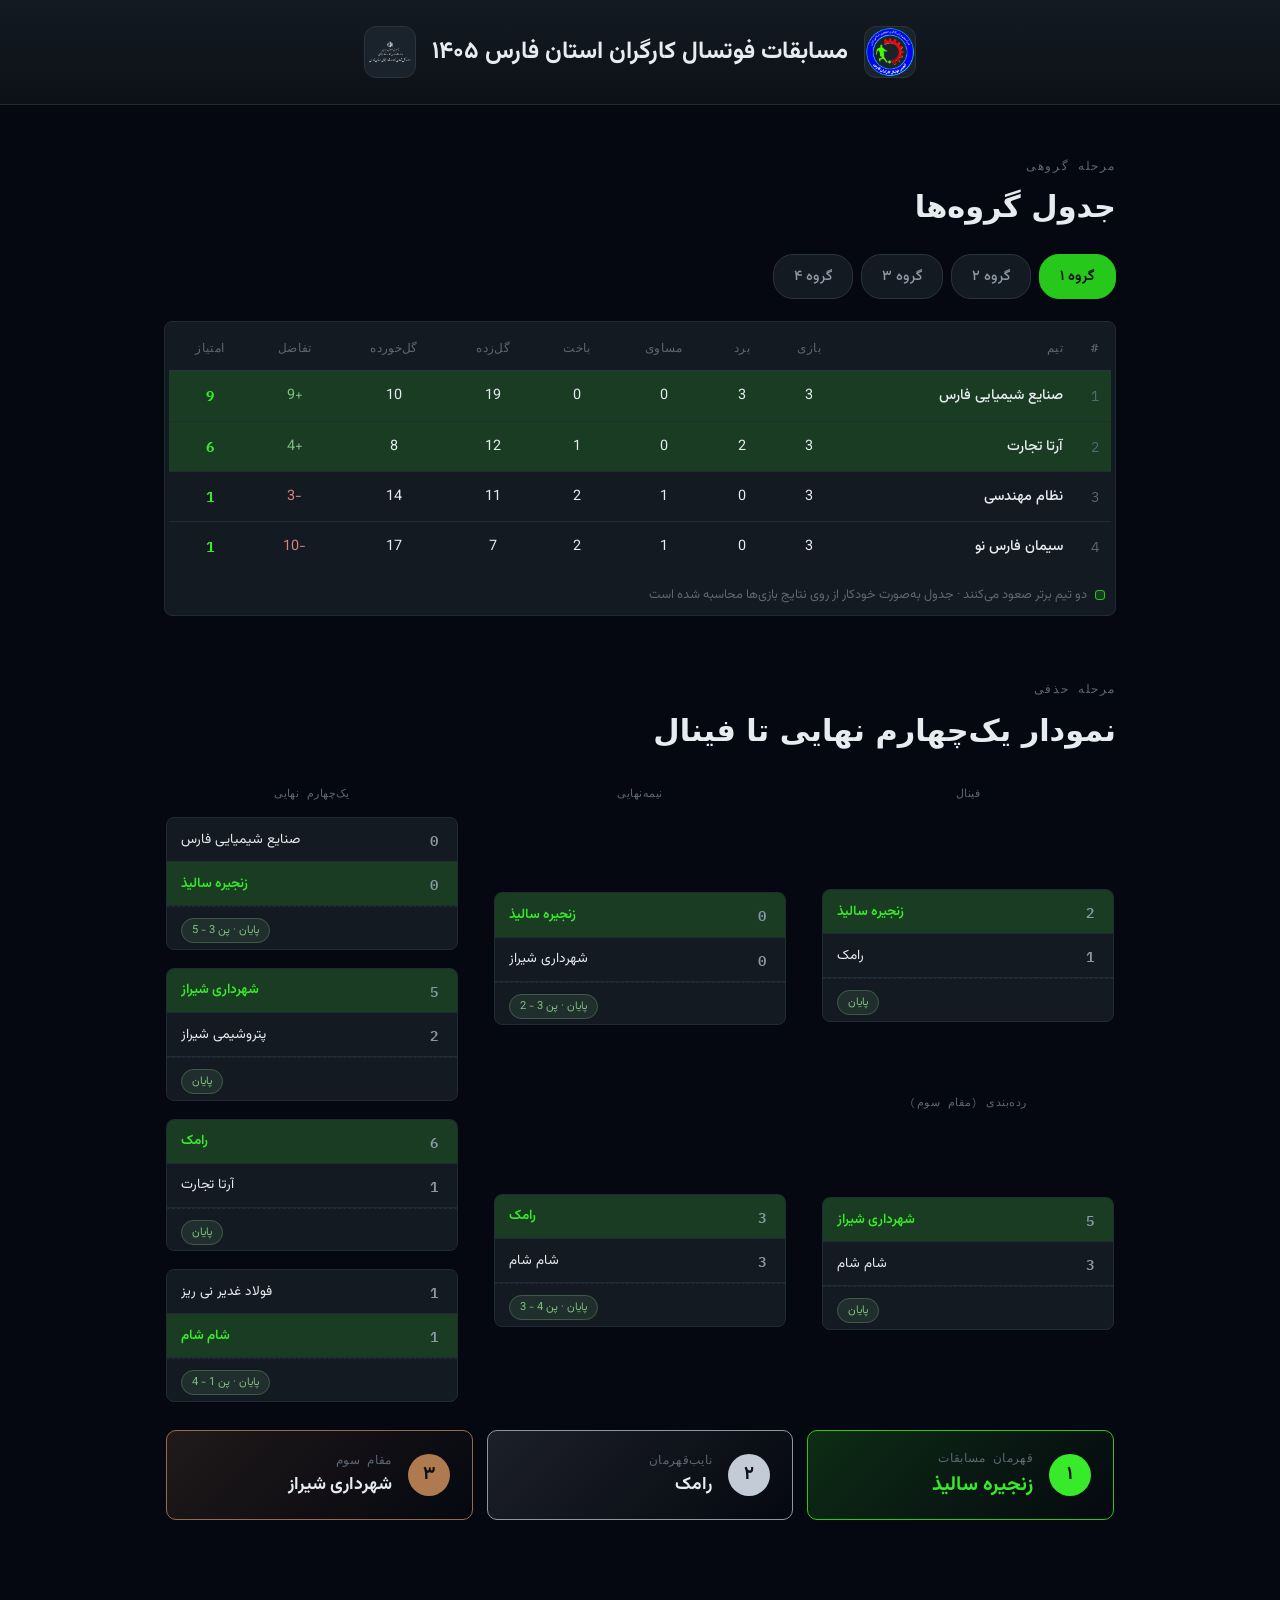
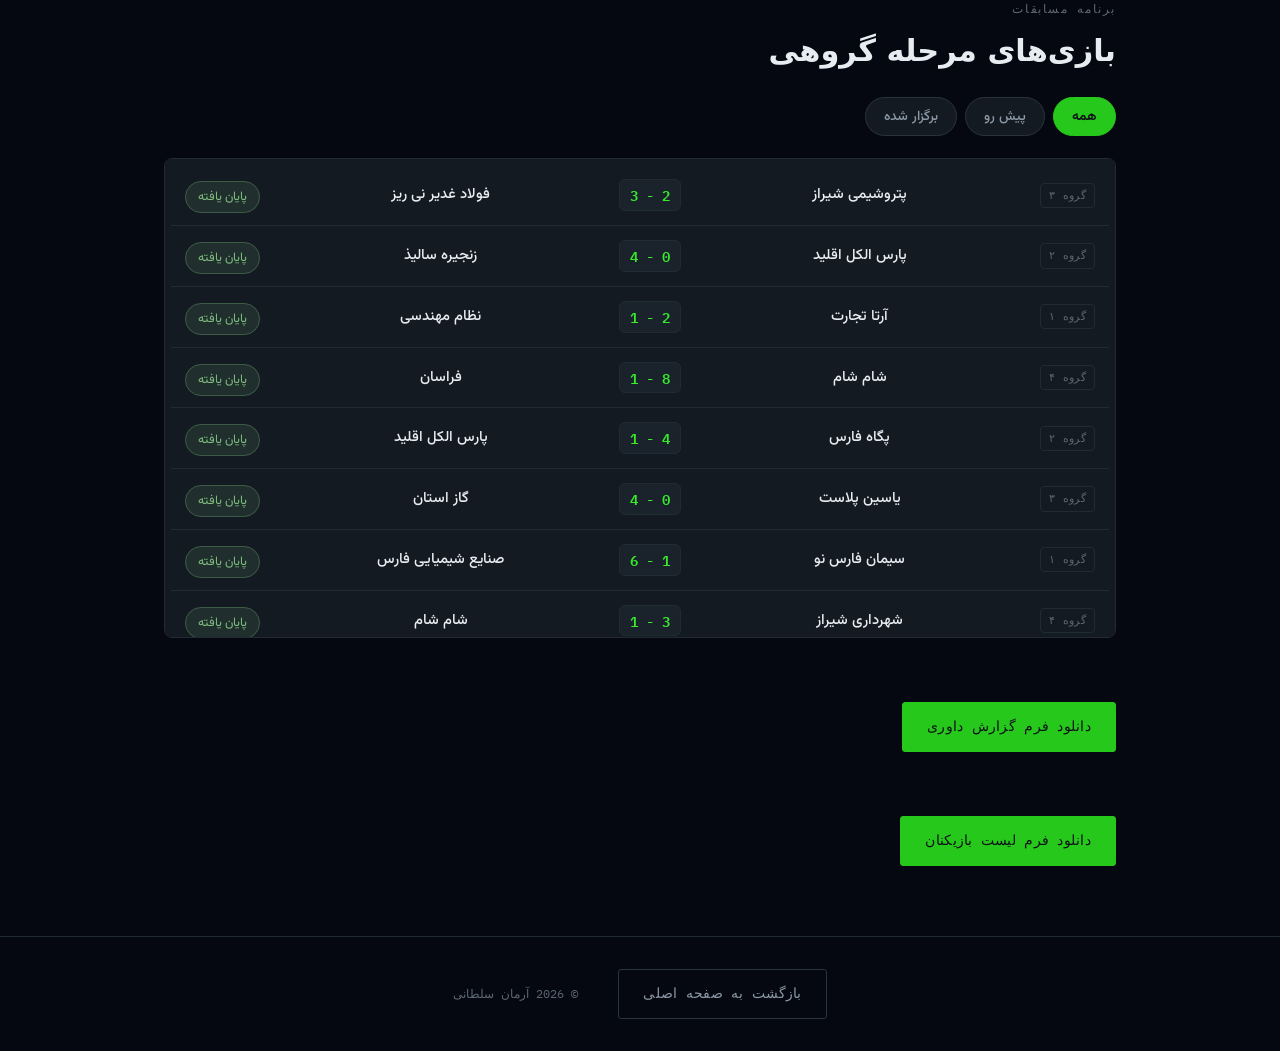
<file: competition.html>
<!DOCTYPE html>
<html lang="fa" dir="rtl">
<head>
<meta charset="UTF-8">
<meta name="viewport" content="width=device-width, initial-scale=1">
<title>اطلاعات مسابقات</title>
<meta name="description" content="جدول مرحله گروهی و برنامه کامل مسابقات — نتایج، امتیازات و زمان‌بندی بازی‌ها.">
<meta name="robots" content="index, follow">
<meta name="theme-color" content="#0d1117">
<link rel="icon" type="image/x-icon" href="media/Work Logo 1.png">
<link rel="preconnect" href="https://fonts.googleapis.com">
<link rel="preconnect" href="https://fonts.gstatic.com" crossorigin>
<link href="https://fonts.googleapis.com/css2?family=Vazirmatn:wght@400;500;600;700&family=IBM+Plex+Mono:wght@400;500&display=swap" rel="stylesheet">
<link rel="stylesheet" href="css/style.css">
<link rel="stylesheet" href="css/competition.css">
</head>
<body class="comp-page">

<header class="comp-header">
  <div class="comp-header__inner">
    <div class="comp-header__brand">
      <span class="comp-logo" aria-hidden="true">
        <img src="media/Work Logo 1.png" alt="Logo Work" />
      </span>
      <div class="comp-header__text">
        <h1 class="comp-title">مسابقات فوتسال کارگران استان فارس ۱۴۰۵</h1>
      </div>
      <span class="comp-logo" aria-hidden="true">
        <img src="media/Work Logo 2.png" alt="Logo Work" />
      </span>
    </div>
  </div>
</header>

<main class="comp-main">

  <section class="comp-section" aria-labelledby="standings-h">
    <div class="comp-section__head">
      <p class="section__eyebrow">مرحله گروهی</p>
      <h2 id="standings-h" class="section__title">جدول گروه‌ها</h2>
    </div>

    <div class="tab-bar" id="groupTabs" role="tablist" aria-label="انتخاب گروه"></div>
    <div id="groupTableHost" class="group-table-host" aria-live="polite"></div>
  </section>

  <section class="comp-section" aria-labelledby="bracket-h">
    <div class="comp-section__head">
      <p class="section__eyebrow">مرحله حذفی</p>
      <h2 id="bracket-h" class="section__title">نمودار یک‌چهارم نهایی تا فینال</h2>
    </div>

    <div id="knockoutBracket" class="bracket-host" aria-live="polite"></div>
  </section>

  <section class="comp-section" aria-labelledby="fixtures-h">
    <div class="comp-section__head">
      <p class="section__eyebrow">برنامه مسابقات</p>
      <h2 id="fixtures-h" class="section__title">بازی‌های مرحله گروهی</h2>
    </div>

    <div class="tab-bar tab-bar--filter" id="fixtureFilters" role="tablist" aria-label="فیلتر بازی‌ها">
      <button class="tab-btn active" data-filter="all">همه</button>
      <button class="tab-btn" data-filter="upcoming">پیش رو</button>
      <button class="tab-btn" data-filter="played">برگزار شده</button>
    </div>

    <ul class="fixture-list" id="fixtureList" aria-live="polite"></ul>
  </section>

  <section class="comp-section" aria-labelledby="fixtures-h">
    <a class="btn btn--primary" href="document/گزارش داور مسابقه.pdf" target="_blank" rel="noopener">
          <span>دانلود فرم گزارش داوری</span>
    </a>
    </br>
  </section>
  <section class="comp-section" aria-labelledby="fixtures-h">
    <a class="btn btn--primary" href="document/لیست بازیکنانA5.pdf" target="_blank" rel="noopener">
          <span>دانلود فرم لیست بازیکنان</span>
    </a>
  </section>

</main>

<footer class="comp-footer">
  <a href="index.html" class="btn btn--ghost comp-header__back">بازگشت به صفحه اصلی</a>
  <br>
  <p class="comp-footer__note">&copy; <span id="compYear"></span> آرمان سلطانی</p>
</footer>

<script src="js/competition.js"></script>
</body>
</html>
</file>
<file: css/style.css>
/* =========================================================
   ARMAN SOLTANI — SCHEMATIC PORTFOLIO
   Design concept: personal site as a circuit board.
   Arman = the MCU. His companies = peripheral ICs (U1–U6).
   Navigation = a copper trace that charges as you scroll.
   ========================================================= */

:root{
  --bg:            #0d1117;
  --surface:       #131a22;
  --surface-2:     #1a232c;
  --border:        #2a343e;
  --border-soft:   #212b34;

  --text:          #e7ecf1;
  --text-muted:    #8b98a5;
  --text-dim:      #5c6773;

  --copper:        #26c91b;
  --copper-bright: #38eb2a;
  --copper-dim:    rgba(56,235,42,0.16);
  --steel:         #38eb2a;

  --font-display: 'Space Grotesk', system-ui, sans-serif;
  --font-body:    'IBM Plex Sans', system-ui, sans-serif;
  --font-mono:    'IBM Plex Mono', ui-monospace, monospace;
  --font-fa:      'Vazirmatn', 'IBM Plex Sans', system-ui, sans-serif;

  --nav-w: 92px;
  --radius: 3px;
}

*,*::before,*::after{ box-sizing:border-box; }
html{ scroll-behavior:smooth; }
@media (prefers-reduced-motion: reduce){
  html{ scroll-behavior:auto; }
  *,*::before,*::after{ animation-duration:0.001ms !important; animation-iteration-count:1 !important; transition-duration:0.001ms !important; scroll-behavior:auto !important; }
}

body{
  margin:0;
  background:var(--bg);
  color:var(--text);
  font-family:var(--font-body);
  line-height:1.6;
  -webkit-font-smoothing:antialiased;
}

a{ color:inherit; }
img{ max-width:100%; display:block; }
ul{ list-style:none; margin:0; padding:0; }

::selection{ background:var(--copper-dim); color:var(--copper-bright); }

/* =========================================================
   BILINGUAL TOGGLE (EN / FA)
   The nav-fixed elements (trace-nav, decorative hero chip) stay
   physically anchored on the left in both languages; everything
   inside <main> flips to a true right-to-left reading layout.
   ========================================================= */
.i18n-fa{ display:none; }
[lang="fa"]{ font-family:var(--font-fa); }

html.lang-fa .i18n-en{ display:none; }
html.lang-fa .i18n-fa{ display:inline; }

html.lang-fa main{ direction:rtl; }
html.lang-fa .mobile-menu{ direction:rtl; }

/* the fixed chrome (side rail + mobile topbar) stays physically
   anchored regardless of language — force ltr to prevent the
   inherited html[dir=rtl] from reordering/reflowing it */
html.lang-fa .trace-nav,
html.lang-fa .topbar,
html.lang-fa .mobile-rail{ direction:ltr; }

html.lang-fa .spec-row dd{ text-align:end; }
html.lang-fa .honors-list li{ padding-inline-start:20px; padding-left:0; }
html.lang-fa .honors-list li::before{ inset-inline-start:0; left:auto; }
html.lang-fa .ic-card__designator{ inset-inline-end:14px; right:auto; }
html.lang-fa .hero__quote{ max-width:460px; }
html.lang-fa .t-prompt{ margin-inline-end:8px; margin-right:0; }

/* Language toggle button */
.lang-toggle{
  display:flex; align-items:center; gap:6px;
  background:none; border:1px solid var(--border);
  border-radius:20px; padding:6px 12px;
  font-family:var(--font-mono); font-size:.72rem; letter-spacing:.03em;
  color:var(--text-dim); cursor:pointer;
  transition:border-color .2s ease, color .2s ease;
}
.lang-toggle:hover{ border-color:var(--copper); color:var(--text); }
.lang-toggle__sep{ opacity:.4; }
.lang-toggle__opt{ padding:1px 2px; }
.lang-toggle__opt.active{ color:var(--copper-bright); font-weight:500; }

.trace-nav .lang-toggle{
  position:absolute; bottom:22px; left:50%; transform:translateX(-50%);
}

.mobile-menu .lang-toggle--mobile{
  display:flex; width:100%; border:none; border-radius:0;
  padding:16px 22px; justify-content:flex-start;
  border-bottom:1px solid var(--border-soft);
  font-size:.85rem;
}
.mobile-menu .lang-toggle--mobile:hover{ color:var(--text-muted); }

:focus-visible{
  outline:2px solid var(--copper-bright);
  outline-offset:3px;
  border-radius:2px;
}

/* =========================================================
   BACKGROUND GRID TEXTURE (used in hero)
   ========================================================= */
.hero__grid{
  position:absolute; inset:-10% -10%;
  background-image:
    linear-gradient(var(--border-soft) 1px, transparent 1px),
    linear-gradient(90deg, var(--border-soft) 1px, transparent 1px);
  background-size: 42px 42px;
  mask-image: radial-gradient(ellipse 80% 60% at 50% 35%, black 30%, transparent 80%);
  opacity:0.5;
  will-change: transform;
}

/* =========================================================
   AMBIENT BOARD WATERMARK — conceptual artwork, whole page
   ========================================================= */
.board-bg{
  position:fixed; inset:0; z-index:-1;
  overflow:hidden; pointer-events:none;
}
.board-bg svg{ width:100%; height:100%; }
.board-bg__traces path{
  fill:none; stroke:var(--border-soft); stroke-width:1.5;
  opacity:0.55;
}
.board-bg__vias circle{
  fill:var(--bg); stroke:var(--copper); stroke-width:1.4;
  opacity:0.35;
}

/* =========================================================
   SCROLL-REVEAL
   ========================================================= */
.reveal{
  opacity:0;
  transform:translateY(22px);
  transition:opacity .7s cubic-bezier(.16,1,.3,1), transform .7s cubic-bezier(.16,1,.3,1);
}
.reveal.in-view{ opacity:1; transform:translateY(0); }
@media (prefers-reduced-motion: reduce){
  .reveal{ opacity:1; transform:none; transition:none; }
}

/* =========================================================
   MOBILE TOP BAR + PROGRESS RAIL
   ========================================================= */
.mobile-rail{
  position:fixed; top:0; left:0; right:0; height:2px;
  background:var(--border-soft); z-index:60; display:none;
}
.mobile-rail__fill{
  height:100%; width:0%;
  background:var(--copper-bright);
  box-shadow:0 0 8px var(--copper-bright);
  transition:width .08s linear;
}

.topbar{
  display:none;
  position:fixed; top:2px; left:0; right:0; z-index:50;
  align-items:center; justify-content:space-between;
  padding:14px 20px;
  background:rgba(13,17,23,0.85);
  backdrop-filter:blur(8px);
  border-bottom:1px solid var(--border-soft);
}
.topbar__mark{
  font-family:var(--font-mono); font-weight:500; letter-spacing:.05em;
  color:var(--copper-bright); text-decoration:none; font-size:1rem;
}
.topbar__toggle{
  width:32px; height:24px; background:none; border:none; cursor:pointer;
  display:flex; flex-direction:column; justify-content:space-between; padding:2px 0;
}
.topbar__toggle span{
  display:block; height:2px; background:var(--text); border-radius:1px;
  transition:transform .25s ease, opacity .25s ease;
}
body.menu-open .topbar__toggle span:nth-child(1){ transform:translateY(9px) rotate(45deg); }
body.menu-open .topbar__toggle span:nth-child(2){ opacity:0; }
body.menu-open .topbar__toggle span:nth-child(3){ transform:translateY(-9px) rotate(-45deg); }

.mobile-menu{
  display:none;
  position:fixed; top:52px; left:0; right:0; z-index:49;
  background:var(--surface);
  border-bottom:1px solid var(--border);
  flex-direction:column;
  transform:translateY(-8px);
  opacity:0;
  pointer-events:none;
  transition:transform .25s ease, opacity .25s ease;
}
body.menu-open .mobile-menu{
  transform:translateY(0); opacity:1; pointer-events:auto;
}
.mobile-menu a{
  display:flex; align-items:center; gap:12px;
  padding:16px 22px;
  text-decoration:none; color:var(--text-muted);
  font-family:var(--font-mono); font-size:.95rem;
  border-bottom:1px solid var(--border-soft);
}
.mobile-menu a.active{ color:var(--copper-bright); }
.mm-idx{ color:var(--text-dim); font-size:.8rem; }

/* =========================================================
   DESKTOP TRACE NAV (the signature element)
   ========================================================= */
.trace-nav{
  position:fixed; top:0; left:0; bottom:0; width:var(--nav-w);
  display:flex; flex-direction:column; align-items:center;
  justify-content:center; gap:0;
  z-index:50;
  padding:40px 0;
}
.trace-nav__track{
  position:absolute; top:12%; bottom:12%; left:50%;
  width:2px; transform:translateX(-50%);
  background:var(--border-soft);
}
.trace-nav__fill{
  position:absolute; bottom:0; left:0; width:100%;
  background:linear-gradient(var(--copper-bright), var(--copper));
  box-shadow:0 0 10px var(--copper);
  height:0%;
  transition:height .12s linear;
}
.trace-node{
  position:relative; z-index:2;
  display:flex; align-items:center;
  width:100%; padding:0; margin:0;
  text-decoration:none;
  flex:1;
  justify-content:center;
}
.trace-node__dot{
  width:10px; height:10px; border-radius:50%;
  background:var(--bg);
  border:2px solid var(--border);
  transition:border-color .2s ease, background .2s ease, box-shadow .2s ease;
}
.trace-node.active .trace-node__dot,
.trace-node:hover .trace-node__dot{
  border-color:var(--copper-bright);
  background:var(--copper-bright);
  box-shadow:0 0 10px var(--copper-bright);
}
.trace-node__label{
  position:absolute; left:26px; top:50%; transform:translateY(-50%);
  display:flex; align-items:baseline; gap:6px;
  font-family:var(--font-mono); font-size:.72rem; letter-spacing:.04em;
  color:var(--text-dim);
  white-space:nowrap;
  opacity:0; transform:translate(-6px,-50%);
  transition:opacity .2s ease, transform .2s ease;
  pointer-events:none;
}
.trace-node__label em{ font-style:normal; color:var(--copper); }
.trace-node:hover .trace-node__label,
.trace-node.active .trace-node__label{
  opacity:1; transform:translate(0,-50%);
}
.trace-node.active .trace-node__label{ color:var(--text); }

@media (max-width: 860px){
  .trace-nav{ display:none; }
  .topbar{ display:flex; }
  .mobile-menu{ display:flex; }
  .mobile-rail{ display:block; }
}

/* =========================================================
   LAYOUT SHELL
   ========================================================= */
main{ margin-left:var(--nav-w); }
@media (max-width: 860px){
  main{ margin-left:0; padding-top:54px; }
}

.section__inner, .hero__inner{
  max-width:900px;
  margin:0 auto;
  padding:0 32px;
}

/* =========================================================
   HERO
   ========================================================= */
.hero{
  position:relative;
  min-height:92vh;
  display:flex; align-items:center;
  padding:80px 0 60px;
  overflow:hidden;
}
.hero__inner{ position:relative; z-index:1; width:100%; }

.eyebrow{
  font-family:var(--font-mono); font-size:.75rem; letter-spacing:.16em;
  color:var(--copper); margin:0 0 28px;
  text-transform:uppercase;
}

.chip-wrap{ position:relative; margin-bottom:8px; }
.chip-outline{
  width:100%; max-width:640px; height:auto;
  display:block; margin:0 0 -70px -8px;
  opacity:0.9;
}
.chip-body{
  fill:none; stroke:var(--border); stroke-width:1.5;
  stroke-dasharray:6 5;
  animation:current-flow 14s linear infinite;
}
.chip-pins line{
  stroke:var(--border); stroke-width:2;
}
.chip-pins line{
  stroke:var(--border);
  animation:pin-pulse 3.2s ease-in-out infinite;
  animation-delay:var(--d, 0s);
}
@keyframes current-flow{
  to{ stroke-dashoffset:-220; }
}
@keyframes pin-pulse{
  0%, 80%, 100%{ stroke:var(--border); }
  90%{ stroke:var(--copper-bright); }
}
@media (prefers-reduced-motion: reduce){
  .chip-body{ animation:none; }
  .chip-pins line{ animation:none; }
}
.chip-label{
  font-family:var(--font-mono); font-size:11px; fill:var(--text-dim);
  letter-spacing:.05em;
}

.hero__name{
  position:relative; z-index:2;
  font-family:var(--font-display);
  font-weight:700;
  font-size:clamp(3rem, 9vw, 6rem);
  line-height:0.95;
  letter-spacing:-0.01em;
  margin:0 0 4px;
  padding-left:20px;
}
/* Ensure the Persian hero title uses Vazirmatn, not the Latin display font. */
.hero__name.i18n-fa{
  font-family:var(--font-fa);
  font-weight:700;
  letter-spacing:normal;
  line-height:1.2;
}
.hero__name-fa{
  position:relative; z-index:2;
  font-family:var(--font-body);
  font-size:1.2rem;
  color:var(--text-dim);
  margin:0 0 28px;
  padding-left:20px;
}

.hero__typewriter{
  font-family:var(--font-mono);
  font-size:clamp(1rem, 2vw, 1.25rem);
  color:var(--text-muted);
  margin:0 0 20px;
  display:flex; align-items:center;
}
.tw-prefix{ color:var(--text-dim); }
.tw-text{ color:var(--copper-bright); }
.tw-cursor{
  display:inline-block; width:9px; height:1.1em; margin-left:2px;
  background:var(--copper-bright);
  animation:blink 1s step-end infinite;
  transform:translateY(2px);
}
@keyframes blink{ 50%{ opacity:0; } }

.hero__quote{
  font-family:var(--font-body); font-style:italic;
  color:var(--text-dim); font-size:.95rem;
  margin:0 0 44px;
  max-width:420px;
}

.hero__cta{ display:flex; flex-wrap:wrap; gap:14px; }

/* =========================================================
   BUTTONS
   ========================================================= */
.btn{
  display:inline-flex; align-items:center; justify-content:center;
  padding:13px 24px;
  font-family:var(--font-mono); font-size:.85rem; letter-spacing:.02em;
  text-decoration:none;
  border-radius:var(--radius);
  border:1px solid transparent;
  transition:transform .15s ease, border-color .2s ease, background .2s ease, color .2s ease;
}
.btn:hover{ transform:translateY(-2px); }
.btn--primary{
  background:var(--copper); color:#0d1117; font-weight:500;
  border-color:var(--copper);
}
.btn--primary:hover{ background:var(--copper-bright); border-color:var(--copper-bright); }
.btn--ghost{
  background:transparent; color:var(--text-muted);
  border-color:var(--border);
}
.btn--ghost:hover{ color:var(--text); border-color:var(--copper); }

/* =========================================================
   SECTIONS (shared)
   ========================================================= */
.section{ padding:110px 0; border-top:1px solid var(--border-soft); }
.section__eyebrow{
  font-family:var(--font-mono); font-size:.72rem; letter-spacing:.14em;
  color:var(--text-dim); margin:0 0 10px; text-transform:uppercase;
}
.section__title{
  font-family:var(--font-display); font-weight:600;
  font-size:clamp(1.9rem, 4vw, 2.6rem);
  margin:0 0 48px;
}
.subhead{
  font-family:var(--font-display); font-weight:600; font-size:1.15rem;
  color:var(--text); margin:44px 0 18px;
}
.subhead:first-of-type{ margin-top:0; }

/* =========================================================
   ABOUT — datasheet
   ========================================================= */
.datasheet{
  display:grid; grid-template-columns:1fr 1fr; gap:56px;
}
@media (max-width:700px){ .datasheet{ grid-template-columns:1fr; gap:40px; } }

.spec-list{ margin:0; }
.spec-row{
  display:flex; justify-content:space-between; gap:16px;
  padding:14px 0; border-bottom:1px solid var(--border-soft);
}
.spec-row dt{
  font-family:var(--font-mono); font-size:.78rem; letter-spacing:.05em;
  color:var(--text-dim); text-transform:uppercase;
}
.spec-row dd{ margin:0; color:var(--text); text-align:right; }

.meters{ display:flex; flex-direction:column; gap:22px; }
.meter__head{
  display:flex; justify-content:space-between;
  font-family:var(--font-mono); font-size:.8rem;
  color:var(--text-muted); margin-bottom:8px;
}
.meter__value{ color:var(--copper); }
.meter__track{
  height:8px; background:var(--surface-2); border:1px solid var(--border-soft);
  border-radius:2px; overflow:hidden;
  background-image:repeating-linear-gradient(90deg, transparent, transparent 9px, var(--border-soft) 9px, var(--border-soft) 10px);
}
.meter__fill{
  height:100%; width:0;
  background:linear-gradient(90deg, var(--copper), var(--copper-bright));
  box-shadow:0 0 6px var(--copper-dim);
  transition:width 1.1s cubic-bezier(.16,1,.3,1);
}
.meter.in-view .meter__fill{ width:var(--v); }

/* =========================================================
   RESUME — education / IC grid / honors
   ========================================================= */
.edu-list{ margin-bottom:8px; }
.edu-list li{
  display:flex; align-items:baseline; gap:14px;
  padding:12px 0; border-bottom:1px solid var(--border-soft);
  color:var(--text);
}
.edu-tag{
  font-family:var(--font-mono); font-size:.68rem; letter-spacing:.05em;
  color:var(--copper); border:1px solid var(--border);
  padding:2px 7px; border-radius:2px; flex-shrink:0;
}

.board-note{ color:var(--text-dim); font-size:.92rem; margin:0 0 28px; max-width:520px; }

.ic-grid{
  display:grid; grid-template-columns:repeat(3, 1fr); gap:18px;
  margin-bottom:16px;
}
@media (max-width:760px){ .ic-grid{ grid-template-columns:repeat(2,1fr); } }
@media (max-width:520px){ .ic-grid{ grid-template-columns:1fr; } }

.ic-card{
  position:relative;
  background:var(--surface);
  border:1px solid var(--border);
  border-radius:var(--radius);
  padding:22px 18px 18px;
  overflow:hidden;
  transform:perspective(800px) rotateX(var(--rx,0)) rotateY(var(--ry,0)) translateY(var(--ty,0));
  transition:transform .25s ease, border-color .2s ease, box-shadow .2s ease;
}
.ic-card::before{
  content:"";
  position:absolute; top:-1px; left:14px; right:14px; height:4px;
  background-image:repeating-linear-gradient(90deg, var(--border) 0 3px, transparent 3px 9px);
  z-index:1;
}
.ic-card::after{
  content:"";
  position:absolute; inset:0;
  background:radial-gradient(220px circle at var(--mx,50%) var(--my,50%), var(--copper-dim), transparent 70%);
  opacity:0; transition:opacity .3s ease;
  pointer-events:none;
}
.ic-card:hover{
  --ty:-4px;
  border-color:var(--copper);
  box-shadow:0 10px 30px -12px rgba(204,139,76,0.25);
}
.ic-card:hover::after{ opacity:1; }
@media (prefers-reduced-motion: reduce){
  .ic-card{ transform:none !important; }
}
.ic-card__designator{
  position:absolute; top:14px; right:14px;
  font-family:var(--font-mono); font-size:.7rem; color:var(--text-dim);
  border:1px solid var(--border-soft); padding:1px 6px; border-radius:2px;
}
.ic-card__logo{
  width:44px; height:44px; border-radius:6px;
  background:var(--surface-2); border:1px solid var(--border-soft);
  display:flex; align-items:center; justify-content:center;
  overflow:hidden; margin-bottom:14px;
}
.ic-card__logo img{ width:100%; height:100%; object-fit:contain; }
.ic-card__name{ font-family:var(--font-display); font-size:1.02rem; margin:0 0 4px; }
.ic-card__role{ color:var(--text-dim); font-size:.85rem; margin:0 0 16px; }
.ic-card__links{ display:flex; gap:10px; }
.ic-card__links a{
  width:30px; height:30px; border-radius:50%;
  border:1px solid var(--border-soft);
  display:flex; align-items:center; justify-content:center;
  color:var(--text-muted); text-decoration:none;
  transition:border-color .2s ease, color .2s ease;
}
.ic-card__links a:hover{ border-color:var(--copper); color:var(--copper-bright); }

.honors-list li{
  position:relative;
  padding:11px 0 11px 20px;
  border-bottom:1px solid var(--border-soft);
  color:var(--text-muted); font-size:.92rem;
}
.honors-list li::before{
  content:""; position:absolute; left:0; top:19px;
  width:6px; height:6px; border-radius:50%;
  background:var(--border);
}
.honors-list li a{ color:var(--text); text-decoration:none; border-bottom:1px dotted var(--border); }
.honors-list li a:hover{ color:var(--copper-bright); border-color:var(--copper); }

/* =========================================================
   CONTENT — resource list
   ========================================================= */
.resource-list{ display:flex; flex-direction:column; gap:10px; }
.resource{
  display:flex; align-items:center; gap:16px;
  padding:16px 18px;
  background:var(--surface);
  border:1px solid var(--border-soft);
  border-radius:var(--radius);
  text-decoration:none; color:var(--text);
  transition:border-color .2s ease, transform .2s ease;
}
.resource:hover{ border-color:var(--copper); transform:translateX(4px); }
.resource__icon{
  width:34px; height:34px; flex-shrink:0; border-radius:6px;
  background:var(--surface-2); display:flex; align-items:center; justify-content:center;
  color:var(--copper);
}
.resource__text{ display:flex; flex-direction:column; gap:2px; flex:1; }
.resource__title{ font-weight:500; }
.resource__meta{ font-family:var(--font-mono); font-size:.72rem; color:var(--text-dim); }
.resource__go{ color:var(--text-dim); font-family:var(--font-mono); }

/* =========================================================
   CONTACT
   ========================================================= */
.terminal{
  background:var(--surface);
  border:1px solid var(--border-soft);
  border-radius:6px;
  overflow:hidden;
  margin-bottom:36px;
  max-width:560px;
}
.terminal__bar{
  display:flex; gap:6px; padding:12px 14px;
  background:var(--surface-2); border-bottom:1px solid var(--border-soft);
}
.terminal__bar span{
  width:9px; height:9px; border-radius:50%; background:var(--border);
}
.terminal__body{ padding:20px 22px; font-family:var(--font-mono); font-size:.88rem; }
.terminal__body p{ margin:0 0 12px; color:var(--text-muted); }
.terminal__body p:last-child{ margin-bottom:0; }
.terminal__body a{ color:var(--steel); text-decoration:none; }
.terminal__body a:hover{ text-decoration:underline; }
.t-prompt{ color:var(--copper); margin-right:8px; }
.t-arrow{ color:var(--text-dim); margin:0 6px; }
.t-ok{ color:#7fbf7f; }

.social-row{ display:flex; flex-wrap:wrap; gap:12px; }
.social-row a{
  width:42px; height:42px; border-radius:8px;
  border:1px solid var(--border-soft);
  display:flex; align-items:center; justify-content:center;
  color:var(--text-muted); text-decoration:none;
  transition:border-color .2s ease, color .2s ease, transform .2s ease;
}
.social-row a:hover{ border-color:var(--copper); color:var(--copper-bright); transform:translateY(-3px); }

.ic{ width:18px; height:18px; fill:none; stroke:currentColor; stroke-width:1.6; stroke-linecap:round; stroke-linejoin:round; }
.ic-card__links .ic, .resource__icon .ic{ width:15px; height:15px; }

/* =========================================================
   FOOTER
   ========================================================= */
.site-footer{
  border-top:1px solid var(--border-soft);
  padding:32px;
  text-align:center;
  font-family:var(--font-mono); font-size:.78rem;
  color:var(--text-dim);
}


/* Scroll-driven deep-space environment. Foreground remains interactive. */
.space-journey{position:fixed;inset:0;width:100%;height:100%;z-index:0;pointer-events:none;background:#050810;display:block}
body{background:#050810}
main,.site-footer{position:relative;z-index:1}
main{pointer-events:none}
main a,main button,main input,main textarea,main select,main [tabindex]{pointer-events:auto}
.section,.hero{background:transparent}
.section__inner,.hero__inner{position:relative}
.hero__grid{opacity:.14}
.site-footer{background:rgba(5,8,16,.7)}
@media(prefers-reduced-motion:reduce){.space-journey{opacity:.75}}

/* Search-friendly visible professional summary; keeps existing hero design. */
.hero__expertise{font-family:var(--font-body);font-size:clamp(.83rem,1.5vw,1rem);line-height:1.8;color:var(--text-muted);margin:0 0 16px;padding-left:20px;max-width:720px}
html.lang-fa .hero__expertise{font-family:var(--font-fa);letter-spacing:normal}
</file>
<file: css/competition.css>
/* =========================================================
   COMPETITION PAGE — extends the tokens from css/style.css
   ========================================================= */

body.comp-page{
  min-height:100vh;
  display:flex;
  flex-direction:column;
}

/* ---------- Header ---------- */
.comp-header{
  border-bottom:1px solid var(--border-soft);
  background:linear-gradient(180deg, var(--surface), var(--bg));
}
.comp-header__inner{
  max-width:1000px; margin:0 auto;
  padding:26px 24px;
  display:flex; align-items:center; justify-content:center;
  gap:20px; flex-wrap:wrap;
}
.comp-header__brand{ display:flex; align-items:center; gap:16px; }
.comp-logo{
  width:52px; height:52px; flex-shrink:0;
  border-radius:12px;
  background:var(--surface-2);
  border:1px solid var(--border);
  display:flex; align-items:center; justify-content:center;
}
.comp-logo svg{
  width:30px; height:30px; fill:none; stroke:var(--copper);
  stroke-width:1.6; stroke-linecap:round;
}
.comp-eyebrow{
  font-family:var(--font-mono); font-size:.72rem; letter-spacing:.04em;
  color:var(--text-dim); margin:0 0 4px;
}
.comp-title{
  font-family:var(--font-fa); font-weight:700; font-size:1.5rem;
  margin:0; color:var(--text); text-align: center;
}
.comp-header__back{ white-space:nowrap; }

/* ---------- Main / shared section chrome ---------- */
.comp-main{
  flex:1;
  max-width:1000px; width:100%;
  margin:0 auto;
  padding:52px 24px 70px;
}
.comp-section{ margin-bottom:64px; }
.comp-section:last-child{ margin-bottom:0; }
.comp-section__head{ margin-bottom:22px; }
.comp-section .section__eyebrow{ margin:0 0 8px; }
.comp-section .section__title{ margin:0; font-size:clamp(1.5rem, 3vw, 1.9rem); }

/* ---------- Tab bar (group selector / fixture filter) ---------- */
.tab-bar{
  display:flex; flex-wrap:wrap; gap:8px;
  margin-bottom:22px;
}
.tab-btn{
  font-family:var(--font-fa); font-size:.9rem; font-weight:500;
  padding:10px 20px;
  background:var(--surface);
  border:1px solid var(--border);
  border-radius:20px;
  color:var(--text-muted);
  cursor:pointer;
  transition:border-color .2s ease, color .2s ease, background .2s ease;
}
.tab-btn:hover{ color:var(--text); border-color:var(--copper); }
.tab-btn.active{
  background:var(--copper); border-color:var(--copper);
  color:#0d1117; font-weight:600;
}
.tab-bar--filter .tab-btn{ font-family:var(--font-fa); font-size:.85rem; padding:8px 18px; }

/* ---------- Group standings table ---------- */
.group-table-host{
  background:var(--surface);
  border:1px solid var(--border-soft);
  border-radius:8px;
  padding:4px;
}
.table-scroll{ overflow-x:auto; }
.group-table{
  width:100%; border-collapse:collapse;
  font-family:var(--font-fa); font-size:.9rem;
  min-width:560px;
}
.group-table th, .group-table td{
  padding:13px 12px;
  text-align:center;
  white-space:nowrap;
}
.group-table thead th{
  font-family:var(--font-mono); font-size:.72rem; letter-spacing:.03em;
  color:var(--text-dim); font-weight:500;
  border-bottom:1px solid var(--border);
  text-transform:uppercase;
}
.group-table .col-team{ text-align:start; padding-inline-start:16px; }
.group-table thead .col-team{ text-align:start; }
.group-table .col-rank{ color:var(--text-dim); font-family:var(--font-mono); width:32px; }
.group-table tbody tr{ border-bottom:1px solid var(--border-soft); transition:background .15s ease; }
.group-table tbody tr:last-child{ border-bottom:none; }
.group-table tbody tr:hover{ background:var(--surface-2); }
.group-table tbody tr.is-qualified{ background:var(--copper-dim); }
.group-table tbody tr.is-qualified:hover{ background:rgba(204,139,76,0.24); }
.group-table td.col-team{ font-weight:500; color:var(--text); }
.group-table td.is-pos{ color:#7fbf7f; }
.group-table td.is-neg{ color:#d98080; }
.group-table td.col-pts{ font-weight:700; color:var(--copper-bright); font-family:var(--font-mono); }

.table-legend{
  display:flex; align-items:center; gap:8px;
  font-family:var(--font-fa); font-size:.8rem; color:var(--text-dim);
  margin:14px 6px 6px;
}
.legend-dot{
  width:10px; height:10px; border-radius:3px;
  background:var(--copper-dim); border:1px solid var(--copper);
  display:inline-block;
}

/* ---------- Fixture list (fixed-height scrollable) ---------- */
.fixture-list{
  list-style:none; margin:0; padding:6px;
  max-height:480px; overflow-y:auto;
  background:var(--surface);
  border:1px solid var(--border-soft);
  border-radius:8px;
  scrollbar-width:thin;
  scrollbar-color:var(--border) transparent;
}
.fixture-list::-webkit-scrollbar{ width:8px; }
.fixture-list::-webkit-scrollbar-thumb{ background:var(--border); border-radius:8px; }
.fixture-list::-webkit-scrollbar-track{ background:transparent; }

.fixture-row{
  display:flex; align-items:center; gap:16px;
  padding:14px 14px;
  border-bottom:1px solid var(--border-soft);
  flex-wrap:wrap;
}
.fixture-row:last-child{ border-bottom:none; }

.fixture-group{
  font-family:var(--font-mono); font-size:.68rem; letter-spacing:.03em;
  color:var(--text-dim);
  border:1px solid var(--border-soft);
  border-radius:4px; padding:3px 8px;
  flex-shrink:0;
  min-width:52px; text-align:center;
}

.fixture-teams{
  display:flex; align-items:center; justify-content:center; gap:14px;
  flex:1; min-width:220px;
  font-family:var(--font-fa); font-size:.92rem; font-weight:500;
  color:var(--text);
}
.fixture-team{ flex:1; text-align:center; }
.fixture-row.is-upcoming .fixture-team:first-child{ text-align:end; }
.fixture-row.is-upcoming .fixture-team:last-child{ text-align:start; }
.fixture-mid{
  font-family:var(--font-mono); font-size:.85rem; font-weight:600;
  color:var(--copper-bright);
  min-width:56px; text-align:center;
  padding:4px 10px; border-radius:6px;
  background:var(--surface-2); border:1px solid var(--border-soft);
}

.fixture-meta{ flex-shrink:0; margin-inline-start:auto; }
.badge{
  font-family:var(--font-fa); font-size:.78rem;
  padding:5px 12px; border-radius:20px;
  white-space:nowrap;
}
.badge--played{ background:rgba(127,191,127,0.12); color:#7fbf7f; border:1px solid rgba(127,191,127,0.3); }
.badge--upcoming{ background:var(--surface-2); color:var(--text-muted); border:1px solid var(--border-soft); }

.fixture-empty{
  padding:30px; text-align:center; color:var(--text-dim);
  font-family:var(--font-fa); font-size:.9rem;
}

/* ---------- Knockout bracket ---------- */
.comp-section__note{
  font-family:var(--font-fa); font-size:.88rem; color:var(--text-dim);
  margin:4px 0 0; max-width:560px;
}

.bracket-host{ overflow-x:auto; padding:8px 2px 16px; }

/* the bracket is a diagram, not reading content — keep it left-to-right
   regardless of page language so the connector lines point the right way */
.bracket{
  direction:ltr;
  display:flex;
  min-width:760px;
  gap:36px;
}
.bracket .match__team{ direction:rtl; text-align:right; }

.bracket-round{ flex:1; display:flex; flex-direction:column; min-width:200px; }
.bracket-round__label{
  font-family:var(--font-mono); font-size:.7rem; letter-spacing:.04em;
  color:var(--text-dim); text-transform:uppercase;
  margin:0 0 14px; text-align:center;
}
.bracket-round__matches{
  flex:1; display:grid; gap:18px;
}
.bracket-round--qf .bracket-round__matches{ grid-template-rows:repeat(4, 1fr); }
.bracket-round--sf .bracket-round__matches{ grid-template-rows:repeat(4, 1fr); }
.bracket-round--sf .match{ grid-row:span 2; }
.bracket-round--final .bracket-round__matches{ grid-template-rows:repeat(4, 1fr); }
.bracket-round--final .match{ grid-row:span 4; }

.match{
  position:relative;
  align-self:center;
  width:100%;
  background:var(--surface);
  border:1px solid var(--border-soft);
  border-radius:8px;
  overflow:hidden;
}
.match.is-tbd{ opacity:.6; }

/* connector lines: each match (except final round) extends a line to the
   midpoint toward its paired match, forming the classic bracket elbow */
.bracket-round--qf .match::after,
.bracket-round--sf .match::after{
  content:"";
  position:absolute;
  left:100%;
  width:18px;
  border-color:var(--border);
  border-style:solid;
  border-width:0;
}
.bracket-round--qf .bracket-round__matches > .match:nth-child(odd)::after,
.bracket-round--sf .bracket-round__matches > .match:nth-child(odd)::after{
  top:50%; height:calc(50% + 9px);
  border-right-width:2px; border-bottom-width:2px;
  border-bottom-right-radius:8px;
}
.bracket-round--qf .bracket-round__matches > .match:nth-child(even)::after,
.bracket-round--sf .bracket-round__matches > .match:nth-child(even)::after{
  bottom:50%; height:calc(50% + 9px);
  border-right-width:2px; border-top-width:2px;
  border-top-right-radius:8px;
}

.match__row{
  display:flex; align-items:center; justify-content:space-between;
  gap:10px; padding:10px 14px;
  border-bottom:1px solid var(--border-soft);
}
.match__row:last-of-type{ border-bottom:none; }
.match__row.is-winner{ background:var(--copper-dim); }
.match__row.is-winner .match__team{ color:var(--copper-bright); font-weight:600; }
.match__team{
  font-family:var(--font-fa); font-size:.85rem; color:var(--text);
  overflow:hidden; text-overflow:ellipsis; white-space:nowrap;
}
.match__score{
  font-family:var(--font-mono); font-size:.9rem; font-weight:600;
  color:var(--text-muted); min-width:18px; text-align:center;
}
.match__meta{ padding:8px 14px; border-top:1px dashed var(--border-soft); }
.match__meta .badge{ font-size:.7rem; padding:3px 10px; }
.badge--tbd{ background:var(--surface-2); color:var(--text-dim); border:1px solid var(--border-soft); }
.bracket-pens{ color:var(--text-dim); font-size:.78rem; }

/* third-place match sits under the final, pinned to the bottom of its column */
.bracket-round--final{ position:relative; }
.bracket-third{ position:absolute; left:0; right:0; bottom:0; }
.bracket-third .bracket-round__label{ margin-bottom:10px; color:var(--copper); }

/* final standings podium: 1st / 2nd / 3rd */
.podium{
  display:flex; flex-wrap:wrap; gap:14px;
  margin-top:28px;
}
.podium-card{
  flex:1 1 220px; max-width:320px;
  display:flex; align-items:center; gap:16px;
  padding:18px 22px;
  border-radius:10px;
  border:1px solid var(--border);
  background:var(--surface);
}
.podium-card__medal{
  width:42px; height:42px; flex-shrink:0;
  display:flex; align-items:center; justify-content:center;
  border-radius:50%;
  font-family:var(--font-fa); font-weight:700; font-size:1.15rem;
  color:#0d1117; background:var(--text-muted);
}
.podium-card__label{
  font-family:var(--font-mono); font-size:.72rem; letter-spacing:.03em;
  color:var(--text-dim); margin:0 0 2px;
}
.podium-card__name{
  font-family:var(--font-fa); font-size:1.1rem; font-weight:700;
  color:var(--text); margin:0;
}
.podium-card--1{
  border-color:var(--copper);
  background:linear-gradient(135deg, var(--copper-dim), transparent);
}
.podium-card--1 .podium-card__medal{ background:var(--copper-bright); }
.podium-card--1 .podium-card__name{ color:var(--copper-bright); font-size:1.25rem; }
.podium-card--2{ border-color:#8c97a3; background:linear-gradient(135deg, rgba(195,204,214,.12), transparent); }
.podium-card--2 .podium-card__medal{ background:#c3ccd6; }
.podium-card--3{ border-color:#9a6a47; background:linear-gradient(135deg, rgba(169,113,75,.16), transparent); }
.podium-card--3 .podium-card__medal{ background:#b07a50; }
.podium-card.is-pending{ opacity:.55; }
.podium-card.is-pending .podium-card__name{ color:var(--text-dim); font-weight:500; font-size:.95rem; }

/* ---------- Footer ---------- */
.comp-footer{
  border-top:1px solid var(--border-soft);
  padding:32px 24px;
  display:flex; align-items:center; justify-content:center;
  gap:20px; flex-wrap:wrap;
}
.comp-footer__note{
  font-family:var(--font-mono); font-size:.78rem; color:var(--text-dim);
  margin:0;
}

/* ---------- Responsive ---------- */
@media (max-width:640px){
  .comp-header__inner{ padding:20px 18px; }
  .comp-main{ padding:36px 18px 50px; }
  .fixture-teams{ font-size:.85rem; gap:8px; }
  .fixture-meta{ margin-inline-start:0; width:100%; }
  .fixture-row{ justify-content:space-between; }
}
</file>
